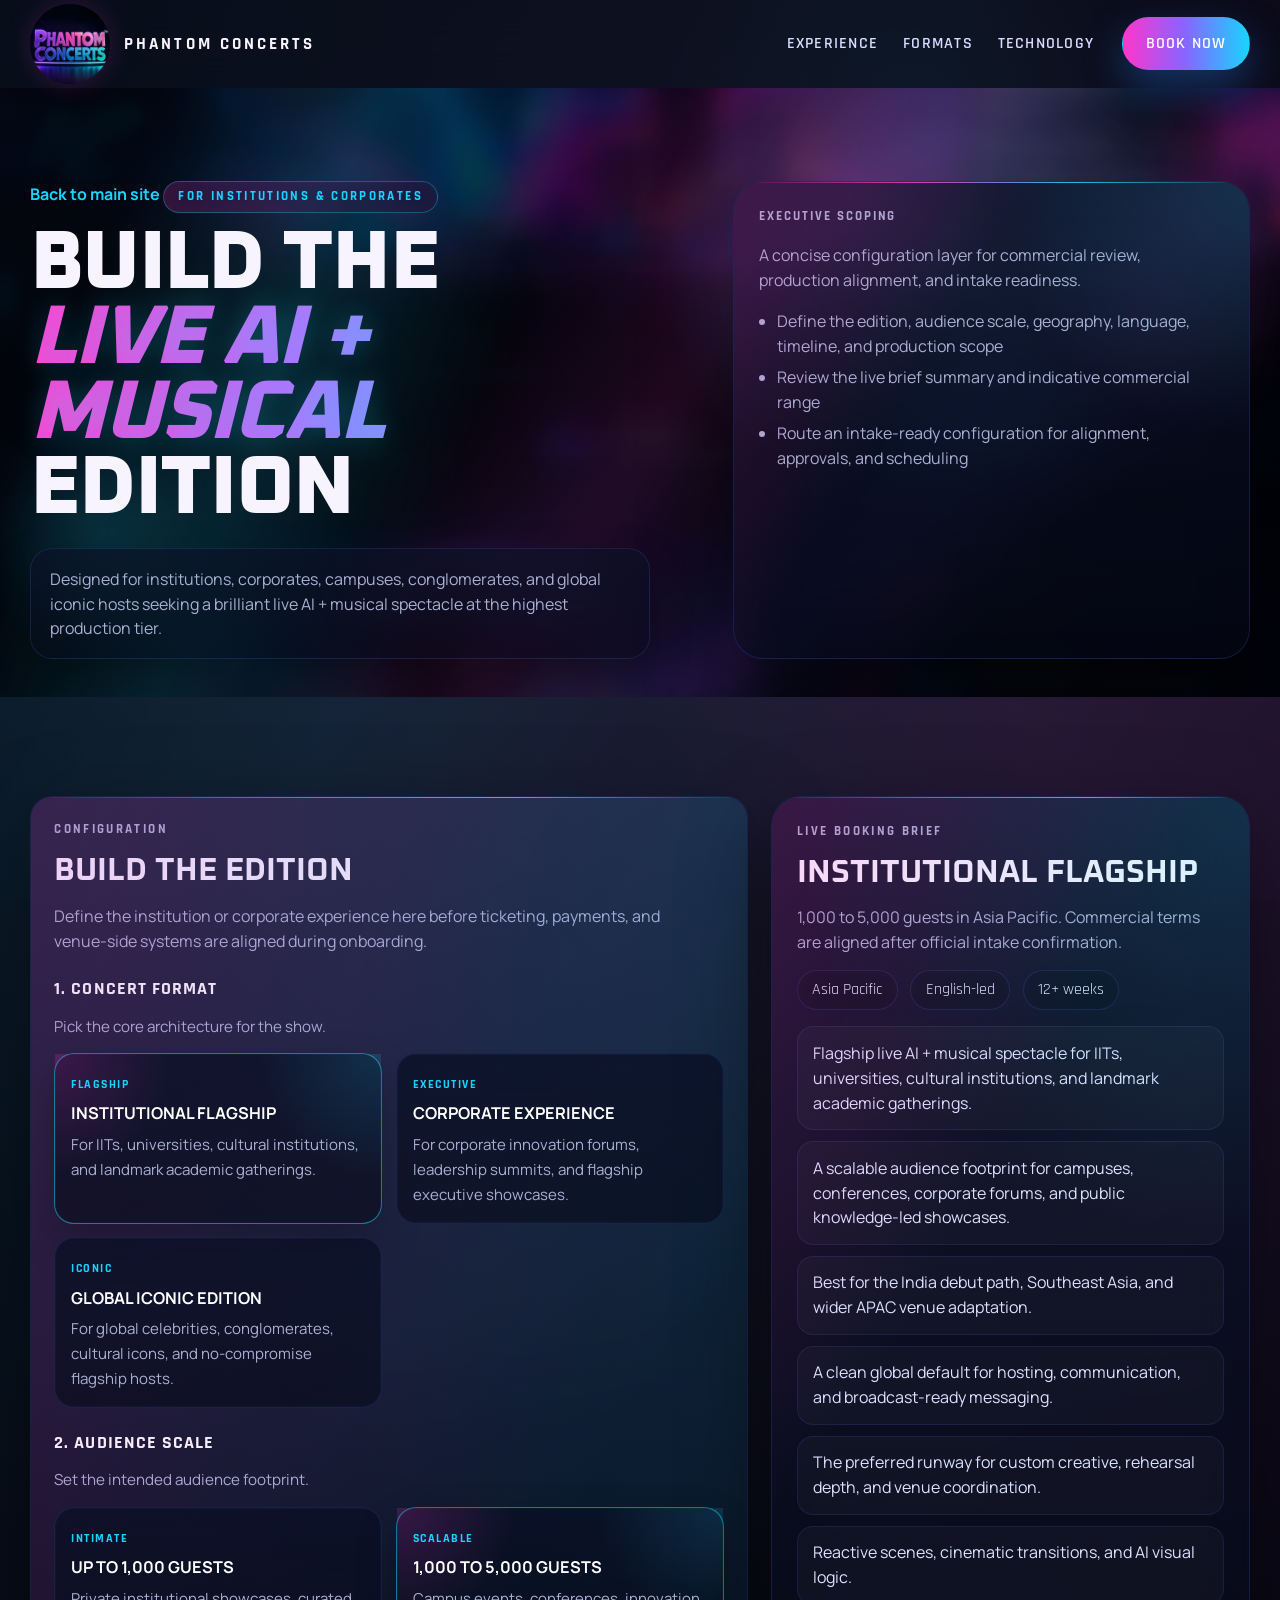
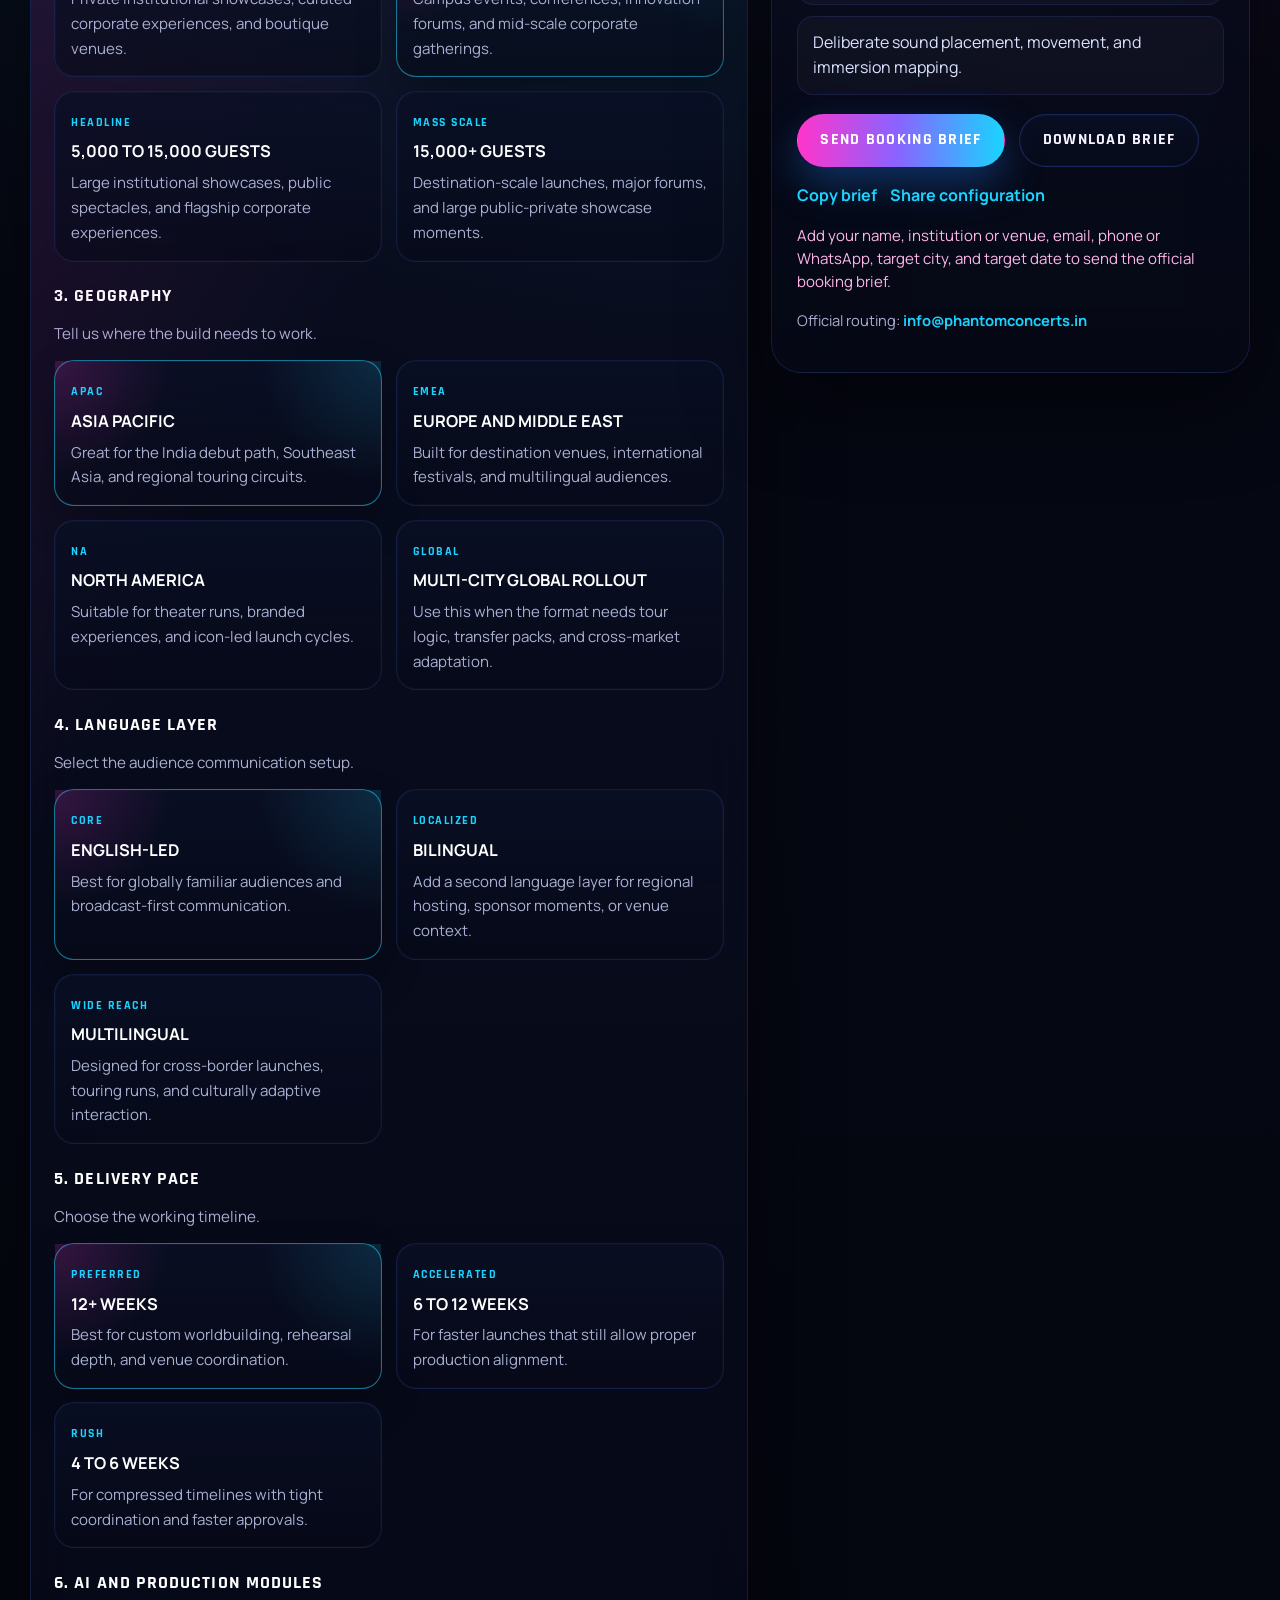
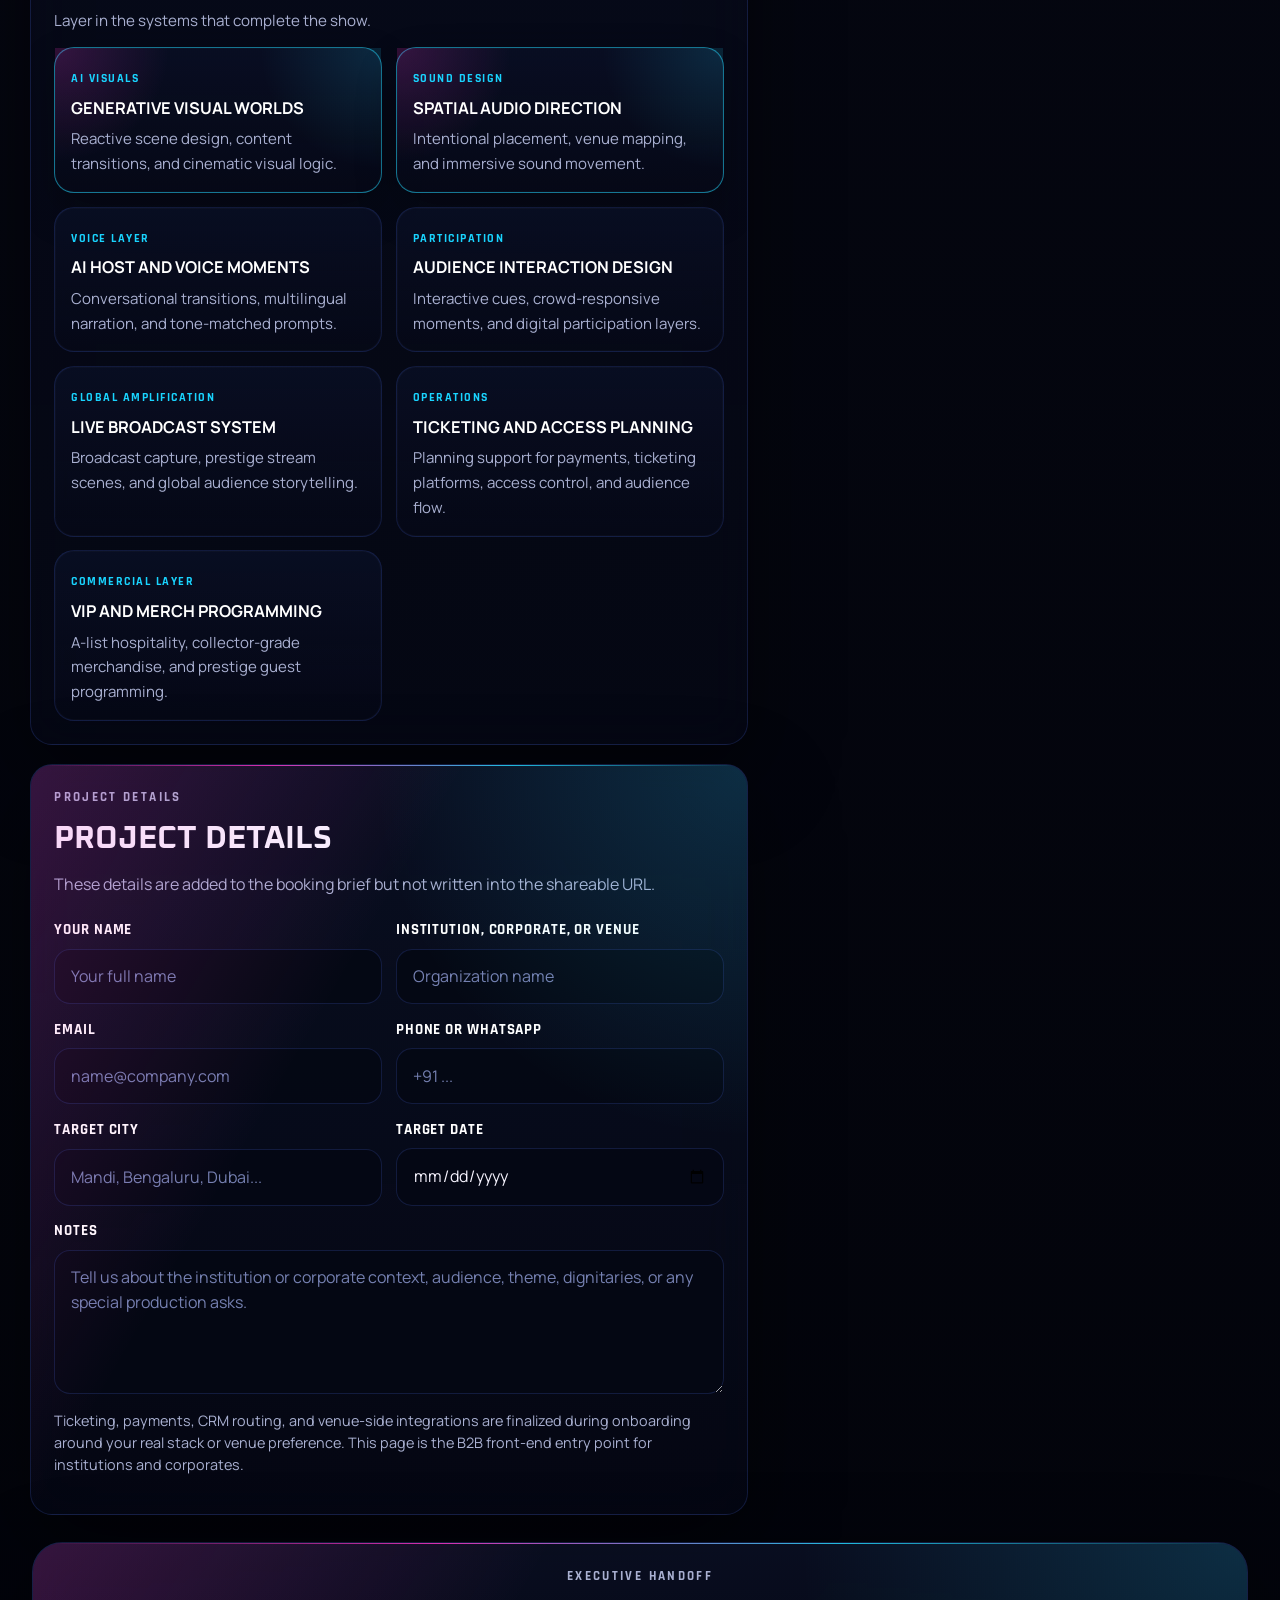
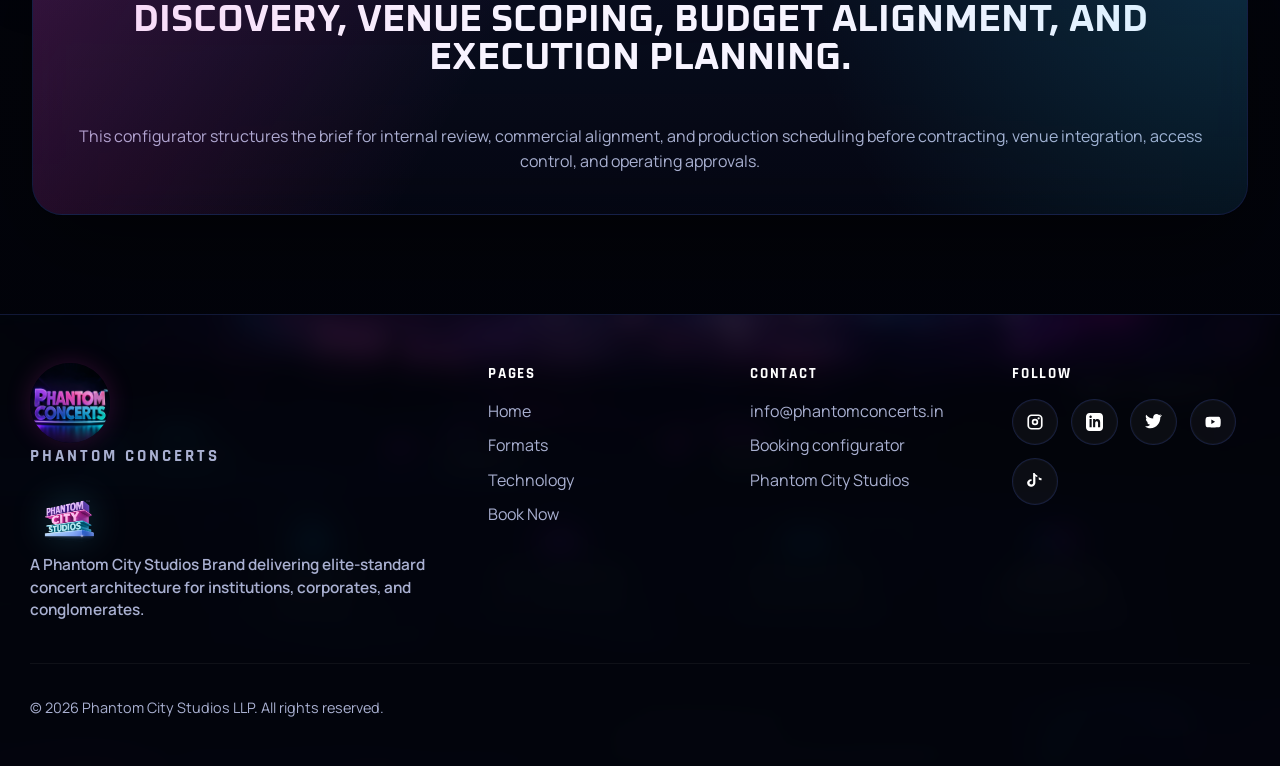
<file: booking.html>
<!DOCTYPE html>
<html lang="en">
  <head>
    <meta charset="UTF-8" />
    <meta http-equiv="X-UA-Compatible" content="IE=edge" />
    <meta name="viewport" content="width=device-width, initial-scale=1.0" />
    <title>Book Phantom Concerts | AI Concert Booking for Institutions, Corporates &amp; Conglomerates</title>
    <meta
      name="description"
      content="Configure Phantom Concerts for institutions, corporates, conglomerates, leadership summits, innovation forums, and global iconic flagship events. Build an intake-ready AI concert brief for commercial review and production alignment."
    />
    <meta
      name="keywords"
      content="Phantom Concerts booking, AI concert booking, Phantom Concerts India, Phantom City Studios, corporate event entertainment, institutional flagship events, leadership summit entertainment, innovation forum entertainment, conglomerate event entertainment, global iconic events, experiential brand activation, multimodal AI concert, live AI music show, #PhantomConcertsIndia, #CorporateEvents, #MultiModalAI"
    />
    <meta name="robots" content="index,follow,max-image-preview:large,max-snippet:-1,max-video-preview:-1" />
    <meta name="theme-color" content="#070914" />
    <link rel="canonical" href="https://phantomconcerts.in/booking.html" />
    <link rel="alternate" type="text/plain" href="/llms.txt" title="Phantom Concerts LLM Guide" />
    <link rel="alternate" type="application/json" href="/brand-discovery.json" title="Phantom Concerts Brand Discovery" />
    <meta property="og:type" content="website" />
    <meta property="og:url" content="https://phantomconcerts.in/booking.html" />
    <meta property="og:site_name" content="Phantom Concerts" />
    <meta property="og:title" content="Book Phantom Concerts | AI Concert Booking for Institutions, Corporates &amp; Conglomerates" />
    <meta
      property="og:description"
      content="Build an intake-ready Phantom Concert edition for institutions, corporates, conglomerates, leadership summits, innovation forums, and global iconic flagship events."
    />
    <meta property="og:image" content="https://phantomconcerts.in/assets/show1.jpg" />
    <meta property="twitter:card" content="summary_large_image" />
    <meta property="twitter:url" content="https://phantomconcerts.in/booking.html" />
    <meta property="twitter:title" content="Book Phantom Concerts | AI Concert Booking for Institutions, Corporates &amp; Conglomerates" />
    <meta
      property="twitter:description"
      content="A premium booking flow for institutions, corporates, conglomerates, leadership summits, innovation forums, and global iconic flagship events."
    />
    <meta property="twitter:image" content="https://phantomconcerts.in/assets/show1.jpg" />
    <link rel="icon" type="image/png" href="assets/favicon.png" />
    <link rel="manifest" href="/manifest.json" />
    <link rel="preconnect" href="https://fonts.googleapis.com" />
    <link rel="preconnect" href="https://fonts.gstatic.com" crossorigin />
    <link
      href="https://fonts.googleapis.com/css2?family=Manrope:wght@400;500;600;700;800&amp;family=Oxanium:wght@400;600;700;800&amp;family=Rajdhani:wght@500;600;700&amp;display=swap"
      rel="stylesheet"
    />
    <link rel="stylesheet" href="styles.css" />
    <script type="application/ld+json">
      {
        "@context": "https://schema.org",
        "@graph": [
          {
            "@type": "Service",
            "@id": "https://phantomconcerts.in/booking.html#service",
            "name": "Phantom Concerts Booking",
            "serviceType": "AI-powered concert production and live experiential entertainment",
            "description": "Booking and scoping for Phantom Concerts editions across institutions, corporates, conglomerates, leadership summits, innovation forums, and global iconic flagship events.",
            "keywords": "Phantom Concerts booking, AI concert booking, corporate event entertainment, institutional flagship events, innovation forum entertainment, leadership summit entertainment, experiential brand activation, conglomerate event entertainment, global iconic events",
            "category": [
              "Institutional events",
              "Corporate events",
              "Leadership summits",
              "Innovation forums",
              "Experiential brand activations",
              "Global iconic live events"
            ],
            "audience": [
              {
                "@type": "Audience",
                "audienceType": "Institutions, universities, IITs, and cultural campuses"
              },
              {
                "@type": "Audience",
                "audienceType": "Corporates, conglomerates, leadership summits, and innovation forums"
              },
              {
                "@type": "Audience",
                "audienceType": "Global iconic hosts and flagship live event buyers"
              }
            ],
            "provider": {
              "@type": "Organization",
              "name": "Phantom Concerts",
              "url": "https://phantomconcerts.in/",
              "sameAs": [
                "https://www.instagram.com/phantomconcertsindia",
                "https://www.linkedin.com/company/phantomcitystudios",
                "https://twitter.com/phantomconcerts",
                "https://youtube.com/@phantomconcerts",
                "https://www.tiktok.com/@phantomconcerts"
              ],
              "parentOrganization": {
                "@type": "Organization",
                "name": "Phantom City Studios",
                "url": "https://www.phantomcitystudios.com"
              },
              "contactPoint": {
                "@type": "ContactPoint",
                "contactType": "sales",
                "email": "info@phantomconcerts.in",
                "availableLanguage": ["English"]
              }
            },
            "areaServed": "Worldwide"
          },
          {
            "@type": "OfferCatalog",
            "name": "Phantom Concerts Formats",
            "url": "https://phantomconcerts.in/booking.html",
            "itemListElement": [
              {
                "@type": "Offer",
                "itemOffered": {
                  "@type": "Service",
                  "name": "Institutional Flagship",
                  "description": "AI-powered live concert edition for IITs, universities, cultural institutions, and landmark academic stages."
                }
              },
              {
                "@type": "Offer",
                "itemOffered": {
                  "@type": "Service",
                  "name": "Corporate Experience Edition",
                  "description": "AI-powered live concert edition for corporates, leadership summits, innovation forums, and flagship executive showcases."
                }
              },
              {
                "@type": "Offer",
                "itemOffered": {
                  "@type": "Service",
                  "name": "Global Iconic Edition",
                  "description": "No-compromise live spectacle for global iconic hosts, celebrities, conglomerates, and flagship buyers."
                }
              }
            ]
          }
        ]
      }
    </script>
  </head>
  <body class="page-booking">
    <header class="site-header" id="site-header">
      <div class="container site-header-inner">
        <a class="brand" href="index.html" aria-label="Phantom Concerts home">
          <img src="assets/logo.png" alt="Phantom Concerts logo" />
          <span>Phantom Concerts</span>
        </a>
        <button class="nav-toggle" type="button" aria-expanded="false" aria-controls="site-nav" aria-label="Toggle navigation">
          <span></span>
          <span></span>
          <span></span>
        </button>
        <nav class="site-nav" id="site-nav" aria-label="Primary">
          <a href="index.html#experience">Experience</a>
          <a href="index.html#formats">Formats</a>
          <a href="index.html#technology">Technology</a>
          <a href="booking.html" class="button primary nav-cta">Book Now</a>
        </nav>
      </div>
    </header>

    <main>
      <section class="booking-hero">
        <div class="hero-backdrop booking-backdrop"></div>
        <div class="hero-gridlines"></div>
        <div class="hero-rays"></div>
        <div class="hero-orb hero-orb-a"></div>
        <div class="hero-orb hero-orb-b"></div>
        <div class="container booking-hero-grid">
          <div class="booking-hero-copy" data-reveal>
            <a href="index.html" class="text-link">Back to main site</a>
            <p class="eyebrow eyebrow-pill">For Institutions &amp; Corporates</p>
            <h1 class="display-title booking-display-title">
              <span class="title-line">Build the</span>
              <span class="title-line gradient-line">Live AI + Musical</span>
              <span class="title-line">Edition</span>
            </h1>
            <p>
              Designed for institutions, corporates, campuses, conglomerates, and global iconic hosts
              seeking a brilliant live AI + musical spectacle at the highest production tier.
            </p>
          </div>

          <aside class="booking-hero-note masked-panel" data-reveal>
            <p class="panel-label">Executive Scoping</p>
            <p>A concise configuration layer for commercial review, production alignment, and intake readiness.</p>
            <ul class="panel-list">
              <li>Define the edition, audience scale, geography, language, timeline, and production scope</li>
              <li>Review the live brief summary and indicative commercial range</li>
              <li>Route an intake-ready configuration for alignment, approvals, and scheduling</li>
            </ul>
          </aside>
        </div>
      </section>

      <section class="section">
        <div class="container booking-shell">
          <form class="booking-form" id="booking-form" action="https://formspree.io/f/xldnnovk" method="POST">
            <input type="hidden" name="_subject" value="New Phantom Concerts Booking Request" />
            <input type="hidden" name="page_title" value="Book Phantom Concerts" />
            <section class="builder-card" data-reveal>
              <div class="builder-card-header">
                <p class="eyebrow">Configuration</p>
                <h2>Build the edition</h2>
                <p>
                  Define the institution or corporate experience here before ticketing, payments, and
                  venue-side systems are aligned during onboarding.
                </p>
              </div>

              <fieldset class="config-group">
                <legend>1. Concert format</legend>
                <p class="config-note">Pick the core architecture for the show.</p>
                <div class="option-grid">
                  <label class="option-card">
                    <input type="radio" name="experience" value="flagship-arena" checked />
                    <span class="option-shell">
                      <span class="option-topline">Flagship</span>
                      <strong>Institutional Flagship</strong>
                      <span>For IITs, universities, cultural institutions, and landmark academic gatherings.</span>
                    </span>
                  </label>
                  <label class="option-card">
                    <input type="radio" name="experience" value="touring-theater" />
                    <span class="option-shell">
                      <span class="option-topline">Executive</span>
                      <strong>Corporate Experience</strong>
                      <span>For corporate innovation forums, leadership summits, and flagship executive showcases.</span>
                    </span>
                  </label>
                  <label class="option-card">
                    <input type="radio" name="experience" value="global-iconic" />
                    <span class="option-shell">
                      <span class="option-topline">Iconic</span>
                      <strong>Global Iconic Edition</strong>
                      <span>For global celebrities, conglomerates, cultural icons, and no-compromise flagship hosts.</span>
                    </span>
                  </label>
                </div>
              </fieldset>

              <fieldset class="config-group">
                <legend>2. Audience scale</legend>
                <p class="config-note">Set the intended audience footprint.</p>
                <div class="option-grid">
                  <label class="option-card">
                    <input type="radio" name="audience" value="up-to-1000" />
                    <span class="option-shell">
                      <span class="option-topline">Intimate</span>
                      <strong>Up to 1,000 guests</strong>
                      <span>Private institutional showcases, curated corporate experiences, and boutique venues.</span>
                    </span>
                  </label>
                  <label class="option-card">
                    <input type="radio" name="audience" value="1000-5000" checked />
                    <span class="option-shell">
                      <span class="option-topline">Scalable</span>
                      <strong>1,000 to 5,000 guests</strong>
                      <span>Campus events, conferences, innovation forums, and mid-scale corporate gatherings.</span>
                    </span>
                  </label>
                  <label class="option-card">
                    <input type="radio" name="audience" value="5000-15000" />
                    <span class="option-shell">
                      <span class="option-topline">Headline</span>
                      <strong>5,000 to 15,000 guests</strong>
                      <span>Large institutional showcases, public spectacles, and flagship corporate experiences.</span>
                    </span>
                  </label>
                  <label class="option-card">
                    <input type="radio" name="audience" value="15000-plus" />
                    <span class="option-shell">
                      <span class="option-topline">Mass scale</span>
                      <strong>15,000+ guests</strong>
                      <span>Destination-scale launches, major forums, and large public-private showcase moments.</span>
                    </span>
                  </label>
                </div>
              </fieldset>

              <fieldset class="config-group">
                <legend>3. Geography</legend>
                <p class="config-note">Tell us where the build needs to work.</p>
                <div class="option-grid">
                  <label class="option-card">
                    <input type="radio" name="region" value="asia-pacific" checked />
                    <span class="option-shell">
                      <span class="option-topline">APAC</span>
                      <strong>Asia Pacific</strong>
                      <span>Great for the India debut path, Southeast Asia, and regional touring circuits.</span>
                    </span>
                  </label>
                  <label class="option-card">
                    <input type="radio" name="region" value="europe-middle-east" />
                    <span class="option-shell">
                      <span class="option-topline">EMEA</span>
                      <strong>Europe and Middle East</strong>
                      <span>Built for destination venues, international festivals, and multilingual audiences.</span>
                    </span>
                  </label>
                  <label class="option-card">
                    <input type="radio" name="region" value="north-america" />
                    <span class="option-shell">
                      <span class="option-topline">NA</span>
                      <strong>North America</strong>
                      <span>Suitable for theater runs, branded experiences, and icon-led launch cycles.</span>
                    </span>
                  </label>
                  <label class="option-card">
                    <input type="radio" name="region" value="multi-city-global" />
                    <span class="option-shell">
                      <span class="option-topline">Global</span>
                      <strong>Multi-city global rollout</strong>
                      <span>Use this when the format needs tour logic, transfer packs, and cross-market adaptation.</span>
                    </span>
                  </label>
                </div>
              </fieldset>

              <fieldset class="config-group">
                <legend>4. Language layer</legend>
                <p class="config-note">Select the audience communication setup.</p>
                <div class="option-grid">
                  <label class="option-card">
                    <input type="radio" name="language" value="english" checked />
                    <span class="option-shell">
                      <span class="option-topline">Core</span>
                      <strong>English-led</strong>
                      <span>Best for globally familiar audiences and broadcast-first communication.</span>
                    </span>
                  </label>
                  <label class="option-card">
                    <input type="radio" name="language" value="bilingual" />
                    <span class="option-shell">
                      <span class="option-topline">Localized</span>
                      <strong>Bilingual</strong>
                      <span>Add a second language layer for regional hosting, sponsor moments, or venue context.</span>
                    </span>
                  </label>
                  <label class="option-card">
                    <input type="radio" name="language" value="multilingual" />
                    <span class="option-shell">
                      <span class="option-topline">Wide reach</span>
                      <strong>Multilingual</strong>
                      <span>Designed for cross-border launches, touring runs, and culturally adaptive interaction.</span>
                    </span>
                  </label>
                </div>
              </fieldset>

              <fieldset class="config-group">
                <legend>5. Delivery pace</legend>
                <p class="config-note">Choose the working timeline.</p>
                <div class="option-grid">
                  <label class="option-card">
                    <input type="radio" name="timeline" value="12-plus-weeks" checked />
                    <span class="option-shell">
                      <span class="option-topline">Preferred</span>
                      <strong>12+ weeks</strong>
                      <span>Best for custom worldbuilding, rehearsal depth, and venue coordination.</span>
                    </span>
                  </label>
                  <label class="option-card">
                    <input type="radio" name="timeline" value="6-12-weeks" />
                    <span class="option-shell">
                      <span class="option-topline">Accelerated</span>
                      <strong>6 to 12 weeks</strong>
                      <span>For faster launches that still allow proper production alignment.</span>
                    </span>
                  </label>
                  <label class="option-card">
                    <input type="radio" name="timeline" value="4-6-weeks" />
                    <span class="option-shell">
                      <span class="option-topline">Rush</span>
                      <strong>4 to 6 weeks</strong>
                      <span>For compressed timelines with tight coordination and faster approvals.</span>
                    </span>
                  </label>
                </div>
              </fieldset>

              <fieldset class="config-group">
                <legend>6. AI and production modules</legend>
                <p class="config-note">Layer in the systems that complete the show.</p>
                <div class="option-grid modules-grid">
                  <label class="option-card">
                    <input type="checkbox" name="modules" value="visual-worlds" checked />
                    <span class="option-shell">
                      <span class="option-topline">AI visuals</span>
                      <strong>Generative visual worlds</strong>
                      <span>Reactive scene design, content transitions, and cinematic visual logic.</span>
                    </span>
                  </label>
                  <label class="option-card">
                    <input type="checkbox" name="modules" value="spatial-audio" checked />
                    <span class="option-shell">
                      <span class="option-topline">Sound design</span>
                      <strong>Spatial audio direction</strong>
                      <span>Intentional placement, venue mapping, and immersive sound movement.</span>
                    </span>
                  </label>
                  <label class="option-card">
                    <input type="checkbox" name="modules" value="ai-host" />
                    <span class="option-shell">
                      <span class="option-topline">Voice layer</span>
                      <strong>AI host and voice moments</strong>
                      <span>Conversational transitions, multilingual narration, and tone-matched prompts.</span>
                    </span>
                  </label>
                  <label class="option-card">
                    <input type="checkbox" name="modules" value="audience-interaction" />
                    <span class="option-shell">
                      <span class="option-topline">Participation</span>
                      <strong>Audience interaction design</strong>
                      <span>Interactive cues, crowd-responsive moments, and digital participation layers.</span>
                    </span>
                  </label>
                  <label class="option-card">
                    <input type="checkbox" name="modules" value="live-broadcast" />
                    <span class="option-shell">
                      <span class="option-topline">Global amplification</span>
                      <strong>Live broadcast system</strong>
                      <span>Broadcast capture, prestige stream scenes, and global audience storytelling.</span>
                    </span>
                  </label>
                  <label class="option-card">
                    <input type="checkbox" name="modules" value="ticketing-ops" />
                    <span class="option-shell">
                      <span class="option-topline">Operations</span>
                      <strong>Ticketing and access planning</strong>
                      <span>Planning support for payments, ticketing platforms, access control, and audience flow.</span>
                    </span>
                  </label>
                  <label class="option-card">
                    <input type="checkbox" name="modules" value="vip-merch" />
                    <span class="option-shell">
                      <span class="option-topline">Commercial layer</span>
                      <strong>VIP and merch programming</strong>
                      <span>A-list hospitality, collector-grade merchandise, and prestige guest programming.</span>
                    </span>
                  </label>
                </div>
              </fieldset>
            </section>

            <section class="builder-card" data-reveal>
              <div class="builder-card-header">
                <p class="eyebrow">Project Details</p>
                <h2>Project details</h2>
                <p>
                  These details are added to the booking brief but not written into the shareable URL.
                </p>
              </div>

              <div class="contact-grid">
                <label class="field-label">
                  <span>Your name</span>
                  <input class="field" type="text" name="clientName" placeholder="Your full name" autocomplete="name" required />
                </label>
                <label class="field-label">
                  <span>Institution, corporate, or venue</span>
                  <input class="field" type="text" name="companyName" placeholder="Organization name" autocomplete="organization" required />
                </label>
                <label class="field-label">
                  <span>Email</span>
                  <input class="field" type="email" name="emailAddress" placeholder="name@company.com" autocomplete="email" required />
                </label>
                <label class="field-label">
                  <span>Phone or WhatsApp</span>
                  <input
                    class="field"
                    type="tel"
                    name="phoneNumber"
                    placeholder="+91 ..."
                    inputmode="tel"
                    autocomplete="tel"
                    pattern="[\d\s()+-]{7,20}"
                    required
                  />
                </label>
                <label class="field-label">
                  <span>Target city</span>
                  <input class="field" type="text" name="eventCity" placeholder="Mandi, Bengaluru, Dubai..." autocomplete="address-level2" required />
                </label>
                <label class="field-label">
                  <span>Target date</span>
                  <input class="field" type="date" name="eventDate" required />
                </label>
                <label class="field-label full-width">
                  <span>Notes</span>
                  <textarea
                    class="field"
                    name="notes"
                    placeholder="Tell us about the institution or corporate context, audience, theme, dignitaries, or any special production asks."
                  ></textarea>
                </label>
              </div>

              <p class="builder-disclaimer">
                Ticketing, payments, CRM routing, and venue-side integrations are finalized during
                onboarding around your real stack or venue preference. This page is the B2B front-end entry
                point for institutions and corporates.
              </p>
            </section>
          </form>

          <aside class="summary-card" data-reveal>
            <p class="eyebrow">Live Booking Brief</p>
            <h2 id="summary-title">Institutional Flagship</h2>
            <p class="summary-subtitle" id="summary-subtitle">
              Configure the edition to build the scope summary. Commercial terms are aligned after official intake confirmation.
            </p>

            <div class="summary-chips">
              <span class="summary-chip" id="summary-region-chip">Asia Pacific</span>
              <span class="summary-chip" id="summary-language-chip">English-led</span>
              <span class="summary-chip" id="summary-timeline-chip">12+ weeks</span>
            </div>

            <ul class="summary-list" id="summary-list"></ul>

            <div class="summary-actions">
              <button class="button primary" id="email-brief" type="submit" form="booking-form">Send Booking Brief</button>
              <button class="button ghost" id="download-brief" type="button">Download Brief</button>
            </div>

            <div class="summary-link-row">
              <button class="summary-action text-link-button" id="copy-brief" type="button">Copy brief</button>
              <button class="summary-action text-link-button" id="share-config" type="button">Share configuration</button>
            </div>

            <p class="summary-status" id="brief-status" aria-live="polite">
              Your selections are being packaged into a structured B2B booking brief.
            </p>

            <p class="summary-meta">
              Official routing:
              <a class="contact-link" href="mailto:info@phantomconcerts.in">info@phantomconcerts.in</a>
            </p>
          </aside>
        </div>

        <div class="booking-note-banner" data-reveal>
          <div>
            <p class="eyebrow">Executive handoff</p>
            <h2>Discovery, venue scoping, budget alignment, and execution planning.</h2>
          </div>
          <p>
            This configurator structures the brief for internal review, commercial alignment, and production
            scheduling before contracting, venue integration, access control, and operating approvals.
          </p>
        </div>

        <noscript>
          <div class="booking-note-banner">
            <p class="eyebrow">JavaScript disabled</p>
            <p>
              The live brief generator requires JavaScript, but you can still complete the official booking
              intake directly on this page using the Send Booking Brief button.
            </p>
          </div>
        </noscript>
      </section>
    </main>

    <footer class="site-footer">
      <div class="container footer-grid">
        <div>
          <a class="brand brand-footer" href="index.html">
            <img src="assets/logo.png" alt="Phantom Concerts logo" />
            <span>Phantom Concerts</span>
          </a>
          <a
            class="footer-studio-credit"
            href="https://www.phantomcitystudios.com"
            target="_blank"
            rel="noreferrer"
          >
            <img src="assets/phantom_logo.png" alt="Phantom City Studios logo" />
            <span>
              A Phantom City Studios Brand delivering elite-standard concert architecture for
              institutions, corporates, and conglomerates.
            </span>
          </a>
        </div>

        <div>
          <p class="footer-title">Pages</p>
          <a href="index.html">Home</a>
          <a href="index.html#formats">Formats</a>
          <a href="index.html#technology">Technology</a>
          <a href="booking.html">Book Now</a>
        </div>

        <div>
          <p class="footer-title">Contact</p>
          <a href="mailto:info@phantomconcerts.in">info@phantomconcerts.in</a>
          <a href="#booking-form">Booking configurator</a>
          <a href="https://phantomcitystudios.com" target="_blank" rel="noreferrer">Phantom City Studios</a>
        </div>

        <div>
          <p class="footer-title">Follow</p>
          <div class="social-links">
            <a href="https://www.instagram.com/phantomconcertsindia" aria-label="Instagram">
              <img src="assets/instagram.svg" alt="Instagram" />
            </a>
            <a href="https://www.linkedin.com/company/phantomcitystudios" aria-label="LinkedIn">
              <img src="assets/linkedin.svg" alt="LinkedIn" />
            </a>
            <a href="https://twitter.com/phantomconcerts" aria-label="Twitter">
              <img src="assets/twitter.svg" alt="Twitter" />
            </a>
            <a href="https://youtube.com/@phantomconcerts" aria-label="YouTube">
              <img src="assets/youtube.svg" alt="YouTube" />
            </a>
            <a href="https://www.tiktok.com/@phantomconcerts" aria-label="TikTok">
              <img src="assets/tiktok.svg" alt="TikTok" />
            </a>
          </div>
        </div>
      </div>

      <div class="container footer-bottom">
        <p>© <span data-current-year>2026</span> Phantom City Studios LLP. All rights reserved.</p>
      </div>
    </footer>

    <script src="main.js"></script>
    <script src="booking.js"></script>
  </body>
</html>
</file>
<file: styles.css>
:root {
  --bg: #050712;
  --bg-soft: #090d1d;
  --bg-deep: #020309;
  --panel: rgba(8, 12, 28, 0.72);
  --panel-strong: rgba(11, 17, 38, 0.92);
  --panel-soft: rgba(255, 255, 255, 0.04);
  --line: rgba(72, 127, 255, 0.22);
  --line-strong: rgba(36, 216, 255, 0.54);
  --line-pink: rgba(255, 65, 214, 0.42);
  --text: #f7f4ff;
  --muted: #a9b0d1;
  --pink: #ff35cb;
  --pink-strong: #ff1fd0;
  --violet: #8a63ff;
  --cyan: #19d4ff;
  --cyan-strong: #00b8ff;
  --shadow: 0 30px 90px rgba(0, 0, 0, 0.45);
  --shadow-soft: 0 16px 42px rgba(0, 0, 0, 0.28);
  --radius-lg: 30px;
  --radius-md: 22px;
  --radius-sm: 16px;
  --content-width: 1220px;
  --transition: 220ms ease;
  --pointer-x: 72%;
  --pointer-y: 12%;
}

*,
*::before,
*::after {
  box-sizing: border-box;
}

html {
  scroll-behavior: smooth;
}

body {
  margin: 0;
  min-width: 320px;
  font-family: "Manrope", sans-serif;
  color: var(--text);
  background:
    radial-gradient(circle at 16% 8%, rgba(36, 216, 255, 0.12), transparent 28%),
    radial-gradient(circle at 86% 10%, rgba(255, 53, 203, 0.12), transparent 24%),
    linear-gradient(180deg, #070914 0%, #050712 42%, #020309 100%);
  line-height: 1.55;
  overflow-x: hidden;
  position: relative;
}

body::before,
body::after {
  content: "";
  position: fixed;
  inset: 0;
  pointer-events: none;
  z-index: -2;
}

body::before {
  background:
    radial-gradient(circle at var(--pointer-x) var(--pointer-y), rgba(36, 216, 255, 0.15), transparent 22%),
    radial-gradient(circle at calc(var(--pointer-x) - 18%) calc(var(--pointer-y) + 24%), rgba(255, 53, 203, 0.11), transparent 20%);
  transition: background-position 160ms linear;
}

body::after {
  background:
    linear-gradient(120deg, transparent 25%, rgba(36, 216, 255, 0.06) 42%, transparent 58%),
    linear-gradient(-125deg, transparent 18%, rgba(255, 53, 203, 0.05) 40%, transparent 60%);
  opacity: 0.45;
  mix-blend-mode: screen;
}

img {
  display: block;
  max-width: 100%;
  height: auto;
}

a {
  color: inherit;
  text-decoration: none;
}

button,
input,
select,
textarea {
  font: inherit;
}

button {
  cursor: pointer;
}

.container {
  width: min(calc(100% - 2rem), var(--content-width));
  margin: 0 auto;
}

.eyebrow,
.panel-label,
.format-meta,
.button,
.site-nav a,
.footer-title,
.field-label span,
.config-group legend,
.summary-chip,
.option-topline,
.countdown-item small {
  font-family: "Rajdhani", sans-serif;
}

.eyebrow {
  margin: 0 0 0.9rem;
  color: var(--cyan);
  text-transform: uppercase;
  letter-spacing: 0.18em;
  font-size: 0.82rem;
  font-weight: 700;
}

.eyebrow-pill {
  display: inline-flex;
  align-items: center;
  min-height: 2rem;
  padding: 0.28rem 0.9rem;
  border: 1px solid rgba(36, 216, 255, 0.32);
  border-radius: 999px;
  background: linear-gradient(90deg, rgba(255, 53, 203, 0.14), rgba(12, 18, 43, 0.58));
  box-shadow: inset 0 0 24px rgba(255, 53, 203, 0.1);
}

.panel-label,
.format-meta {
  margin: 0 0 0.85rem;
  color: #dde2ff;
  font-size: 0.82rem;
  font-weight: 700;
  letter-spacing: 0.15em;
  text-transform: uppercase;
}

.section {
  position: relative;
  isolation: isolate;
  padding: 6.2rem 0;
}

.section::before {
  content: "";
  position: absolute;
  inset: 0;
  pointer-events: none;
  opacity: 0;
  transition: opacity var(--transition);
  z-index: -1;
}

#experience::before {
  opacity: 0.68;
  background:
    linear-gradient(180deg, rgba(5, 7, 18, 0.16), rgba(5, 7, 18, 0.9)),
    url("assets/ambient/experience-aura.jpg") center/cover no-repeat;
  -webkit-mask-image: radial-gradient(circle at 85% 18%, black 0%, black 28%, transparent 72%);
  mask-image: radial-gradient(circle at 85% 18%, black 0%, black 28%, transparent 72%);
}

#technology::before {
  opacity: 0.72;
  background:
    linear-gradient(180deg, rgba(5, 7, 18, 0.24), rgba(5, 7, 18, 0.92)),
    url("assets/ambient/technology-aura.jpg") center/cover no-repeat;
  -webkit-mask-image: radial-gradient(circle at 14% 36%, black 0%, black 30%, transparent 74%);
  mask-image: radial-gradient(circle at 14% 36%, black 0%, black 30%, transparent 74%);
}

.section-tinted {
  background: linear-gradient(180deg, rgba(255, 255, 255, 0.02), rgba(255, 255, 255, 0));
}

.section-heading {
  position: relative;
  max-width: 880px;
  margin-bottom: 2.9rem;
  padding: 1.4rem 1.55rem;
  border: 1px solid rgba(84, 117, 255, 0.16);
  border-radius: var(--radius-lg);
  background: linear-gradient(180deg, rgba(12, 18, 43, 0.68), rgba(7, 11, 26, 0.38));
  backdrop-filter: blur(22px);
  box-shadow: var(--shadow-soft);
  overflow: hidden;
}

.section-heading::before {
  content: "";
  position: absolute;
  inset: 0;
  background:
    radial-gradient(circle at 0% 0%, rgba(255, 53, 203, 0.22), transparent 32%),
    linear-gradient(90deg, rgba(255, 53, 203, 0.16), rgba(36, 216, 255, 0.04));
  pointer-events: none;
}

.section-heading h2,
.display-title,
.spotlight-panel h2,
.hero-next-card h3,
.feature-card h3,
.format-content h3,
.tech-card h3,
.flow-card h3,
.cta-band h3,
.launch-copy h2,
.builder-card h2,
.summary-card h2,
.booking-note-banner h2 {
  font-family: "Oxanium", sans-serif;
}

.section-heading h2 {
  position: relative;
  margin: 0 0 1rem;
  text-transform: uppercase;
  letter-spacing: 0.02em;
  font-size: clamp(2rem, 3.8vw, 3.55rem);
  line-height: 0.98;
}

.section-heading p:last-child {
  position: relative;
  margin: 0;
  color: var(--muted);
  font-size: 1.03rem;
}

.display-title {
  margin: 0;
  font-size: clamp(3.2rem, 6.5vw, 5.6rem);
  font-weight: 800;
  line-height: 0.9;
  letter-spacing: -0.02em;
  text-transform: uppercase;
  text-wrap: balance;
  overflow: visible;
}

.title-line {
  display: block;
  padding-right: 0.12em;
}

.gradient-line {
  background: linear-gradient(90deg, #ff42d2 2%, #ae75ff 48%, #19d4ff 100%);
  -webkit-background-clip: text;
  background-clip: text;
  color: transparent;
  font-style: italic;
  text-shadow: 0 0 28px rgba(36, 216, 255, 0.24);
}

.button {
  display: inline-flex;
  align-items: center;
  justify-content: center;
  gap: 0.5rem;
  min-height: 3.15rem;
  padding: 0.82rem 1.4rem;
  border: 1px solid transparent;
  border-radius: 999px;
  font-size: 1rem;
  font-weight: 700;
  letter-spacing: 0.08em;
  text-transform: uppercase;
  transition:
    transform var(--transition),
    border-color var(--transition),
    box-shadow var(--transition),
    background var(--transition),
    color var(--transition);
}

.button:hover,
.button:focus-visible {
  transform: translateY(-1px);
}

.button:focus-visible,
.nav-toggle:focus-visible,
.summary-action.text-link-button:focus-visible,
.field:focus-visible,
.option-card input:focus-visible + .option-shell,
.contact-link:focus-visible,
.site-nav a:focus-visible {
  outline: 2px solid var(--cyan);
  outline-offset: 3px;
}

.button.primary {
  color: #fff;
  background: linear-gradient(90deg, var(--pink) 0%, var(--violet) 48%, var(--cyan) 100%);
  box-shadow: 0 16px 40px rgba(34, 133, 255, 0.34);
}

.button.primary:hover,
.button.primary:focus-visible {
  box-shadow: 0 22px 54px rgba(34, 133, 255, 0.4);
}

.button.secondary,
.button.ghost {
  color: var(--text);
  background: linear-gradient(180deg, rgba(10, 16, 38, 0.82), rgba(8, 12, 28, 0.64));
  border-color: rgba(76, 116, 255, 0.26);
  box-shadow: inset 0 0 0 1px rgba(255, 255, 255, 0.02);
}

.button.secondary:hover,
.button.ghost:hover,
.button.secondary:focus-visible,
.button.ghost:focus-visible {
  border-color: rgba(36, 216, 255, 0.42);
}

.button:disabled {
  cursor: wait;
  opacity: 0.7;
  transform: none;
}

.text-link,
.contact-link,
.summary-action.text-link-button {
  color: var(--cyan);
  font-weight: 700;
}

.summary-action.text-link-button {
  padding: 0;
  border: 0;
  background: transparent;
}

.site-header {
  position: sticky;
  top: 0;
  z-index: 30;
  backdrop-filter: blur(18px);
  background: rgba(5, 7, 18, 0.6);
  border-bottom: 1px solid transparent;
  transition:
    background var(--transition),
    border-color var(--transition),
    box-shadow var(--transition);
}

.site-header.is-scrolled {
  background: rgba(5, 7, 18, 0.92);
  border-color: rgba(84, 117, 255, 0.18);
  box-shadow: 0 18px 36px rgba(0, 0, 0, 0.18);
}

.site-header-inner {
  display: flex;
  align-items: center;
  justify-content: space-between;
  gap: 1.5rem;
  min-height: 5.45rem;
}

.brand {
  display: inline-flex;
  align-items: center;
  gap: 0.9rem;
}

.brand img {
  width: 5rem;
  height: 5rem;
  object-fit: cover;
  border-radius: 50%;
  box-shadow: 0 0 26px rgba(255, 53, 203, 0.18);
}

.brand span {
  font-family: "Rajdhani", sans-serif;
  font-size: 1.05rem;
  font-weight: 700;
  text-transform: uppercase;
  letter-spacing: 0.18em;
}

.site-nav {
  display: flex;
  align-items: center;
  gap: 1.55rem;
}

.site-nav a {
  color: #d7ddff;
  font-size: 0.98rem;
  font-weight: 600;
  letter-spacing: 0.08em;
  text-transform: uppercase;
  transition: color var(--transition), text-shadow var(--transition);
}

.site-nav a:hover {
  color: #fff;
  text-shadow: 0 0 18px rgba(36, 216, 255, 0.35);
}

.nav-cta {
  margin-left: 0.2rem;
}

.nav-toggle {
  display: none;
  align-items: center;
  justify-content: center;
  flex-direction: column;
  gap: 0.26rem;
  width: 2.9rem;
  height: 2.9rem;
  border: 1px solid rgba(84, 117, 255, 0.24);
  border-radius: 50%;
  background: rgba(11, 17, 38, 0.68);
  color: var(--text);
}

.nav-toggle span {
  width: 1rem;
  height: 2px;
  border-radius: 999px;
  background: currentColor;
  transition: transform var(--transition), opacity var(--transition);
}

.nav-toggle.is-open span:nth-child(1) {
  transform: translateY(6px) rotate(45deg);
}

.nav-toggle.is-open span:nth-child(2) {
  opacity: 0;
}

.nav-toggle.is-open span:nth-child(3) {
  transform: translateY(-6px) rotate(-45deg);
}

.hero-section,
.booking-hero {
  position: relative;
  overflow: hidden;
  isolation: isolate;
}

.hero-section {
  padding: 6.7rem 0 3.6rem;
}

.booking-hero {
  padding: 5.8rem 0 2.35rem;
}

.hero-backdrop,
.hero-gridlines,
.hero-rays {
  position: absolute;
  inset: 0;
  pointer-events: none;
}

.hero-backdrop {
  z-index: -4;
  background:
    linear-gradient(90deg, rgba(4, 6, 16, 0.96) 0%, rgba(4, 6, 16, 0.7) 38%, rgba(4, 6, 16, 0.46) 100%),
    url("assets/ambient/hero-aura.jpg") center/cover no-repeat;
  filter: saturate(1.2) brightness(0.82);
  transform: scale(1.06);
}

.booking-backdrop {
  background:
    linear-gradient(90deg, rgba(4, 6, 16, 0.92) 0%, rgba(4, 6, 16, 0.68) 42%, rgba(4, 6, 16, 0.48) 100%),
    url("assets/ambient/booking-aura.jpg") center/cover no-repeat;
}

.hero-backdrop::after,
.booking-backdrop::after {
  content: "";
  position: absolute;
  inset: 0;
  background:
    radial-gradient(circle at 72% 28%, rgba(36, 216, 255, 0.23), transparent 26%),
    radial-gradient(circle at 68% 18%, rgba(255, 53, 203, 0.24), transparent 24%),
    linear-gradient(180deg, rgba(2, 4, 10, 0.14), rgba(2, 4, 10, 0.72));
}

.hero-gridlines {
  z-index: -3;
  background-image:
    linear-gradient(rgba(255, 255, 255, 0.04) 1px, transparent 1px),
    linear-gradient(90deg, rgba(255, 255, 255, 0.04) 1px, transparent 1px);
  background-size: 120px 120px;
  opacity: 0.13;
  -webkit-mask-image: linear-gradient(180deg, rgba(0, 0, 0, 0.7), transparent 88%);
  mask-image: linear-gradient(180deg, rgba(0, 0, 0, 0.7), transparent 88%);
}

.hero-rays {
  z-index: -2;
  mix-blend-mode: screen;
}

.hero-rays::before,
.hero-rays::after {
  content: "";
  position: absolute;
  inset: -12%;
  opacity: 0.7;
}

.hero-rays::before {
  background:
    linear-gradient(110deg, transparent 18%, rgba(36, 216, 255, 0.22) 30%, transparent 42%),
    linear-gradient(122deg, transparent 40%, rgba(255, 53, 203, 0.18) 52%, transparent 62%),
    linear-gradient(138deg, transparent 58%, rgba(117, 84, 255, 0.18) 66%, transparent 74%);
  filter: blur(10px);
  animation: raySweep 16s linear infinite alternate;
}

.hero-rays::after {
  background:
    radial-gradient(circle at 72% 28%, rgba(36, 216, 255, 0.12), transparent 24%),
    radial-gradient(circle at 75% 18%, rgba(255, 53, 203, 0.14), transparent 18%);
  filter: blur(48px);
  animation: auraPulse 10s ease-in-out infinite;
}

.hero-orb {
  position: absolute;
  border-radius: 50%;
  filter: blur(18px);
  opacity: 0.85;
  pointer-events: none;
  z-index: -1;
}

.hero-orb-a {
  width: 18rem;
  height: 18rem;
  top: 4.2rem;
  right: -2rem;
  background: radial-gradient(circle, rgba(255, 53, 203, 0.24), transparent 65%);
}

.hero-orb-b {
  width: 16rem;
  height: 16rem;
  bottom: 2.4rem;
  left: -2rem;
  background: radial-gradient(circle, rgba(36, 216, 255, 0.2), transparent 65%);
}

.hero-grid,
.booking-hero-grid,
.launch-grid,
.booking-shell,
.footer-grid,
.cta-band {
  display: grid;
  gap: 1.45rem;
}

.hero-grid {
  position: relative;
  grid-template-columns: minmax(0, 1.04fr) minmax(0, 0.96fr);
  align-items: stretch;
}

.booking-hero-grid {
  position: relative;
  grid-template-columns: minmax(0, 1fr) minmax(20rem, 0.76fr);
  align-items: center;
}

.hero-copy,
.booking-hero-copy {
  position: relative;
  z-index: 1;
}

.hero-copy {
  max-width: 48rem;
  display: flex;
  flex-direction: column;
  height: 100%;
}

.booking-display-title {
  max-width: 12ch;
}

.hero-lead,
.booking-hero-copy p:last-of-type {
  max-width: 62ch;
  margin: 1.35rem 0 0;
  padding: 1.08rem 1.18rem;
  border: 1px solid rgba(84, 117, 255, 0.18);
  border-radius: 22px;
  background: linear-gradient(180deg, rgba(11, 17, 38, 0.68), rgba(6, 9, 24, 0.46));
  backdrop-filter: blur(18px);
  color: var(--muted);
  box-shadow: var(--shadow-soft);
}

.hero-actions,
.summary-actions {
  display: flex;
  flex-wrap: wrap;
  gap: 0.9rem;
  margin-top: 1.7rem;
}

.hero-signals,
.summary-chips,
.summary-link-row,
.mini-stats {
  display: flex;
  flex-wrap: wrap;
  gap: 0.78rem;
}

.hero-signals {
  margin-top: 1.45rem;
}

.hero-launch-card {
  margin-top: auto;
}

.signal-chip,
.summary-chip {
  display: inline-flex;
  align-items: center;
  min-height: 2.25rem;
  padding: 0.42rem 0.9rem;
  border: 1px solid rgba(84, 117, 255, 0.18);
  border-radius: 999px;
  background: rgba(9, 12, 27, 0.54);
  color: #dfe5ff;
  box-shadow: inset 0 0 18px rgba(255, 255, 255, 0.02);
}

.hero-stage {
  display: flex;
  flex-direction: column;
  align-items: stretch;
  gap: 1rem;
  height: 100%;
}

.hero-stage-stack {
  display: grid;
  gap: 1rem;
  align-content: start;
}

.hero-stage-showcase {
  isolation: isolate;
  width: 110%;
  max-width: none;
  margin: 0;
  align-self: flex-start;
}

.masked-panel,
.spotlight-panel,
.hero-media-card,
.hero-next-card,
.metric-card,
.feature-card,
.format-card,
.tech-card,
.flow-card,
.countdown-card,
.builder-card,
.summary-card,
.booking-note-banner,
.booking-hero-note {
  position: relative;
  overflow: hidden;
  border: 1px solid rgba(84, 117, 255, 0.18);
  background: linear-gradient(180deg, rgba(11, 17, 38, 0.78), rgba(6, 9, 24, 0.58));
  backdrop-filter: blur(24px);
  box-shadow: var(--shadow);
}

.masked-panel::before,
.feature-card::before,
.format-card::before,
.tech-card::before,
.flow-card::before,
.builder-card::before,
.summary-card::before,
.booking-note-banner::before,
.booking-hero-note::before,
.countdown-card::before {
  content: "";
  position: absolute;
  inset: 0;
  background:
    linear-gradient(120deg, rgba(255, 53, 203, 0.18), transparent 38%),
    radial-gradient(circle at 100% 0%, rgba(36, 216, 255, 0.16), transparent 36%);
  pointer-events: none;
}

.masked-panel::after,
.feature-card::after,
.format-card::after,
.tech-card::after,
.flow-card::after,
.builder-card::after,
.summary-card::after,
.booking-note-banner::after,
.booking-hero-note::after,
.countdown-card::after {
  content: "";
  position: absolute;
  inset: 0 auto auto 0;
  width: 100%;
  height: 1px;
  background: linear-gradient(90deg, transparent, rgba(255, 53, 203, 0.9), rgba(36, 216, 255, 0.92), transparent);
  pointer-events: none;
  opacity: 0.92;
}

.spotlight-panel,
.hero-launch-card,
.hero-next-card,
.countdown-card,
.summary-card,
.booking-note-banner,
.booking-hero-note {
  border-radius: var(--radius-lg);
  padding: 1.55rem;
}

.hero-launch-card {
  display: grid;
  gap: 0.9rem;
}

.trailer-card {
  display: grid;
  gap: 1rem;
}

.trailer-frame {
  position: relative;
  aspect-ratio: 4 / 5;
  border: 1px solid rgba(84, 117, 255, 0.18);
  border-radius: 24px;
  overflow: hidden;
  background:
    radial-gradient(circle at 50% 25%, rgba(255, 53, 203, 0.16), transparent 30%),
    linear-gradient(180deg, rgba(5, 7, 18, 0.2), rgba(5, 7, 18, 0.72));
}

.trailer-player,
.trailer-frame > iframe,
.trailer-player iframe,
.trailer-overlay {
  position: absolute;
  inset: 0;
  width: 100%;
  height: 100%;
}

.trailer-player {
  overflow: hidden;
  background: #050712;
}

.trailer-frame > iframe,
.trailer-player iframe {
  border: 0;
  filter: saturate(1.08) contrast(1.04);
  background: #050712;
}

.trailer-overlay {
  pointer-events: none;
  background:
    linear-gradient(180deg, rgba(4, 6, 16, 0.1), rgba(4, 6, 16, 0.28)),
    radial-gradient(circle at 80% 18%, rgba(36, 216, 255, 0.16), transparent 22%),
    radial-gradient(circle at 24% 78%, rgba(255, 53, 203, 0.14), transparent 20%);
}

.trailer-toggle {
  position: absolute;
  z-index: 1;
}

.trailer-toggle {
  right: 0.9rem;
  bottom: 0.9rem;
  min-height: 2.5rem;
  padding: 0.65rem 0.9rem;
  border: 1px solid rgba(84, 117, 255, 0.24);
  border-radius: 999px;
  background: rgba(9, 12, 27, 0.72);
  color: #fff;
  font-family: "Rajdhani", sans-serif;
  font-size: 0.9rem;
  font-weight: 700;
  letter-spacing: 0.08em;
  text-transform: uppercase;
  backdrop-filter: blur(16px);
  box-shadow: var(--shadow-soft);
}

.trailer-toggle:hover,
.trailer-toggle:focus-visible {
  border-color: rgba(36, 216, 255, 0.42);
}

.trailer-toggle[data-sound-state="unmuted"] {
  border-color: rgba(255, 214, 90, 0.36);
  background: rgba(24, 20, 10, 0.78);
}


.spotlight-panel h2 {
  margin: 0 0 0.85rem;
  font-size: clamp(1.6rem, 2.5vw, 2.45rem);
  line-height: 1.02;
  text-transform: uppercase;
}

.spotlight-panel p:last-of-type,
.hero-next-card p,
.feature-card p,
.format-content p,
.tech-card p,
.flow-card p,
.summary-card p,
.builder-card p,
.booking-note-banner p,
.booking-hero-note p {
  color: var(--muted);
}

.panel-list,
.card-points {
  margin: 1rem 0 0;
  padding-left: 1.15rem;
  color: var(--muted);
}

.panel-list li,
.card-points li {
  margin-bottom: 0.42rem;
}

.hero-media-card {
  border-radius: var(--radius-lg);
}

.hero-media-card img {
  display: block;
  width: 100%;
  aspect-ratio: 4 / 3;
  object-fit: cover;
  filter: saturate(1.12) contrast(1.02);
  transition:
    opacity 540ms ease,
    transform 780ms ease,
    filter 520ms ease;
}

.hero-stage-showcase img.is-transitioning {
  opacity: 0.68;
  transform: scale(1.018);
  filter: saturate(1.06) contrast(1.01);
}

.hero-media-card figcaption {
  padding: 1rem 1.2rem 1.2rem;
  color: var(--muted);
  font-size: 0.94rem;
  transition:
    opacity 320ms ease,
    transform 420ms ease;
}

.hero-media-card figcaption.is-transitioning {
  opacity: 0.42;
  transform: translateY(6px);
}

.hero-stage-actions {
  justify-content: center;
  align-items: center;
  width: 100%;
  margin: 0.2rem auto 0;
}

.hero-stage-actions .button {
  min-width: 14rem;
  justify-content: center;
}

.hero-launch-card h3,
.hero-next-card h3 {
  margin: 0 0 0.65rem;
  font-size: 1.45rem;
  text-transform: uppercase;
  letter-spacing: 0.03em;
}

.hero-launch-card p:last-of-type {
  color: var(--muted);
}

.hero-stage .spotlight-panel {
  margin-top: auto;
}

.mini-stat {
  display: grid;
  gap: 0.08rem;
  min-width: 8rem;
  padding: 0.75rem 0.85rem;
  border: 1px solid rgba(84, 117, 255, 0.16);
  border-radius: 18px;
  background: rgba(255, 255, 255, 0.03);
}

.mini-stat strong,
.metric-card strong,
.summary-price,
.countdown-item span {
  font-family: "Oxanium", sans-serif;
}

.mini-stat strong {
  color: #fff;
  font-size: 1.1rem;
}

.mini-stat span {
  color: var(--muted);
  font-size: 0.9rem;
}

.hero-metric-band {
  display: grid;
  grid-template-columns: repeat(4, minmax(0, 1fr));
  gap: 1rem;
  margin-top: 1.5rem;
}

.metric-card {
  border-radius: 24px;
  padding: 1.1rem 1.2rem;
}

.metric-card strong {
  display: block;
  margin-bottom: 0.35rem;
  font-size: 1.55rem;
  color: #fff;
}

.metric-card span {
  color: var(--muted);
  font-size: 0.93rem;
}

.signal-band {
  position: relative;
  z-index: 1;
  padding-bottom: 0.3rem;
  overflow: hidden;
}

.signal-band-hero {
  position: relative;
  isolation: isolate;
  padding: 0.35rem 0 0.45rem;
}

.signal-band-hero::before,
.signal-band-hero::after {
  content: "";
  position: absolute;
  inset: 0;
  pointer-events: none;
}

.signal-band-hero::before {
  z-index: -2;
  background:
    linear-gradient(180deg, rgba(5, 7, 18, 0.88) 0%, rgba(5, 7, 18, 0.74) 38%, rgba(4, 6, 16, 0.4) 100%),
    radial-gradient(circle at 18% 52%, rgba(36, 216, 255, 0.16), transparent 30%),
    radial-gradient(circle at 82% 46%, rgba(255, 53, 203, 0.15), transparent 28%),
    linear-gradient(90deg, rgba(6, 9, 24, 0.2), rgba(10, 14, 32, 0.4) 18%, rgba(10, 14, 32, 0.4) 82%, rgba(6, 9, 24, 0.2));
}

.signal-band-hero::after {
  z-index: -1;
  background:
    linear-gradient(180deg, rgba(255, 255, 255, 0.03), transparent 22%, transparent 78%, rgba(255, 255, 255, 0.02)),
    linear-gradient(90deg, transparent, rgba(36, 216, 255, 0.08) 28%, rgba(255, 53, 203, 0.08) 72%, transparent);
  opacity: 0.9;
}

.signal-band-hero + .hero-section {
  padding-top: 1.9rem;
}

.signal-band-viewport {
  position: relative;
  overflow: hidden;
  padding: 0.16rem;
  border: 1px solid rgba(84, 127, 255, 0.16);
  border-radius: 999px;
  background:
    linear-gradient(90deg, rgba(8, 12, 28, 0.84), rgba(10, 15, 34, 0.68), rgba(8, 12, 28, 0.84)),
    linear-gradient(180deg, rgba(255, 255, 255, 0.03), rgba(255, 255, 255, 0));
  backdrop-filter: blur(22px);
  box-shadow:
    inset 0 1px 0 rgba(255, 255, 255, 0.05),
    0 16px 34px rgba(0, 0, 0, 0.18),
    0 0 44px rgba(36, 216, 255, 0.06);
}

.signal-band-viewport::before,
.signal-band-viewport::after {
  content: "";
  position: absolute;
  top: 0;
  bottom: 0;
  z-index: 2;
  width: clamp(2.5rem, 8vw, 7rem);
  pointer-events: none;
}

.signal-band-viewport::before {
  left: 0;
  background: linear-gradient(90deg, rgba(8, 12, 28, 0.98), rgba(8, 12, 28, 0));
}

.signal-band-viewport::after {
  right: 0;
  background: linear-gradient(270deg, rgba(8, 12, 28, 0.98), rgba(8, 12, 28, 0));
}

.signal-band-track {
  display: flex;
  width: max-content;
  align-items: center;
  animation: concertMarquee 30s linear infinite;
  transform: translate3d(0, 0, 0);
  will-change: transform;
}

.signal-band-track.is-runtime {
  animation: none;
}

.signal-band-inner {
  display: flex;
  flex: 0 0 auto;
  align-items: center;
  gap: 0.55rem;
  padding-right: 0.55rem;
  white-space: nowrap;
}

.signal-band-inner span {
  display: inline-flex;
  align-items: center;
  justify-content: center;
  min-height: 2.9rem;
  padding: 0.55rem 1rem;
  border: 1px solid rgba(100, 130, 255, 0.14);
  border-radius: 999px;
  background:
    linear-gradient(180deg, rgba(255, 255, 255, 0.055), rgba(9, 13, 28, 0.58)),
    linear-gradient(135deg, rgba(36, 216, 255, 0.08), rgba(255, 53, 203, 0.08));
  color: #eef2ff;
  text-align: center;
  box-shadow:
    inset 0 1px 0 rgba(255, 255, 255, 0.04),
    0 10px 22px rgba(0, 0, 0, 0.18);
  font-family: "Rajdhani", sans-serif;
  font-size: 0.84rem;
  font-weight: 700;
  letter-spacing: 0.1em;
  text-transform: uppercase;
  text-shadow:
    0 0 16px rgba(36, 216, 255, 0.12),
    0 0 22px rgba(255, 53, 203, 0.08);
}

@keyframes concertMarquee {
  from {
    transform: translateX(0);
  }

  to {
    transform: translateX(-50%);
  }
}

.feature-grid,
.tech-grid,
.flow-grid,
.format-grid {
  display: grid;
  gap: 1.2rem;
}

.feature-grid {
  grid-template-columns: repeat(4, minmax(0, 1fr));
}

.feature-card,
.tech-card,
.flow-card,
.builder-card {
  border-radius: var(--radius-md);
  padding: 1.45rem;
}

.feature-icon {
  position: relative;
  display: inline-flex;
  align-items: center;
  justify-content: center;
  width: 3rem;
  height: 3rem;
  margin-bottom: 1.1rem;
  border-radius: 18px;
  background: linear-gradient(135deg, rgba(255, 53, 203, 0.24), rgba(36, 216, 255, 0.18));
  color: var(--cyan);
  font-family: "Rajdhani", sans-serif;
  font-weight: 700;
}

.feature-card h3,
.tech-card h3,
.flow-card h3,
.format-content h3,
.summary-card h2,
.builder-card h2,
.booking-note-banner h2 {
  margin: 0 0 0.82rem;
  font-size: 1.32rem;
  text-transform: uppercase;
  line-height: 1.02;
}

.format-grid {
  grid-template-columns: repeat(3, minmax(0, 1fr));
  align-items: stretch;
  grid-auto-rows: 1fr;
}

.format-card {
  display: flex;
  flex-direction: column;
  width: 100%;
  min-width: 0;
  height: 100%;
  border-radius: var(--radius-lg);
}

.format-card img {
  width: 100%;
  aspect-ratio: 16 / 11;
  object-fit: cover;
  filter: saturate(1.15) contrast(1.02);
}

.format-content {
  display: flex;
  flex: 1;
  flex-direction: column;
  gap: 1rem;
  min-height: 100%;
  padding: 1.4rem;
}

.card-points {
  margin-top: 0;
}

.tech-grid {
  grid-template-columns: repeat(4, minmax(0, 1fr));
}

.flow-grid {
  grid-template-columns: repeat(4, minmax(0, 1fr));
}

.flow-card span {
  display: inline-flex;
  align-items: center;
  justify-content: center;
  width: 2.55rem;
  height: 2.55rem;
  margin-bottom: 1rem;
  border-radius: 50%;
  background: linear-gradient(135deg, rgba(255, 53, 203, 0.2), rgba(36, 216, 255, 0.22));
  color: #fff;
  font-family: "Rajdhani", sans-serif;
  font-weight: 700;
}

.cta-band {
  grid-template-columns: minmax(0, 1fr) auto;
  align-items: center;
  margin-top: 2rem;
  padding: 1.55rem;
  border: 1px solid rgba(84, 117, 255, 0.18);
  border-radius: var(--radius-lg);
  background: linear-gradient(180deg, rgba(11, 17, 38, 0.78), rgba(6, 9, 24, 0.56));
  backdrop-filter: blur(24px);
  box-shadow: var(--shadow-soft);
}

.cta-band h3 {
  margin: 0 0 0.7rem;
  font-size: clamp(1.7rem, 2.4vw, 2.5rem);
}

.launch-grid {
  grid-template-columns: minmax(0, 1fr) minmax(21rem, 0.74fr);
  align-items: center;
}

.launch-copy h2,
.booking-note-banner h2 {
  margin: 0 0 0.9rem;
  font-size: clamp(2rem, 3vw, 3.1rem);
  line-height: 0.98;
  text-transform: uppercase;
}

.launch-copy p:last-child {
  color: var(--muted);
}

.countdown {
  display: grid;
  grid-template-columns: repeat(4, minmax(0, 1fr));
  gap: 0.9rem;
  margin: 1.25rem 0 1.45rem;
}

.countdown-item {
  padding: 0.95rem 0.75rem;
  border: 1px solid rgba(84, 117, 255, 0.14);
  border-radius: 18px;
  background: rgba(255, 255, 255, 0.04);
  text-align: center;
}

.countdown-item span {
  display: block;
  margin-bottom: 0.2rem;
  color: #fff;
  font-size: clamp(1.7rem, 3vw, 2.55rem);
  font-weight: 700;
}

.countdown-item small {
  color: var(--muted);
  font-size: 0.74rem;
  letter-spacing: 0.12em;
  text-transform: uppercase;
}

.page-booking .booking-shell {
  grid-template-columns: minmax(0, 1.08fr) minmax(20rem, 0.72fr);
  align-items: start;
}

.booking-form {
  display: grid;
  gap: 1.2rem;
}

.booking-hero-note {
  align-self: stretch;
}

.builder-card-header {
  margin-bottom: 1.35rem;
}

.builder-card h2,
.summary-card h2 {
  font-size: clamp(1.55rem, 2.5vw, 2.25rem);
}

.builder-card-header p:last-child {
  max-width: 62ch;
}

.config-group {
  margin: 0;
  padding: 0;
  border: 0;
}

.config-group + .config-group {
  margin-top: 1.3rem;
}

.config-group legend {
  margin-bottom: 0.75rem;
  padding: 0;
  color: #fff;
  font-size: 1.12rem;
  font-weight: 700;
  letter-spacing: 0.06em;
  text-transform: uppercase;
}

.config-note {
  margin: 0 0 0.92rem;
  color: var(--muted);
  font-size: 0.95rem;
}

.option-grid,
.contact-grid {
  display: grid;
  gap: 0.85rem;
}

.option-grid {
  grid-template-columns: repeat(2, minmax(0, 1fr));
}

.option-grid.modules-grid {
  grid-template-columns: repeat(2, minmax(0, 1fr));
}

.option-card {
  display: block;
}

.option-card input {
  position: absolute;
  opacity: 0;
  pointer-events: none;
}

.option-shell {
  position: relative;
  display: block;
  height: 100%;
  padding: 1rem;
  border: 1px solid rgba(84, 117, 255, 0.16);
  border-radius: 20px;
  background: linear-gradient(180deg, rgba(10, 16, 38, 0.78), rgba(7, 10, 24, 0.58));
  box-shadow: inset 0 0 0 1px rgba(255, 255, 255, 0.02);
  transition:
    transform var(--transition),
    border-color var(--transition),
    box-shadow var(--transition),
    background var(--transition);
}

.option-shell::before {
  content: "";
  position: absolute;
  inset: 0;
  background:
    radial-gradient(circle at 0% 0%, rgba(255, 53, 203, 0.18), transparent 32%),
    radial-gradient(circle at 100% 0%, rgba(36, 216, 255, 0.14), transparent 34%);
  opacity: 0;
  transition: opacity var(--transition);
}

.option-card:hover .option-shell {
  transform: translateY(-1px);
  border-color: rgba(36, 216, 255, 0.28);
}

.option-card input:checked + .option-shell {
  border-color: rgba(36, 216, 255, 0.52);
  box-shadow:
    inset 0 0 0 1px rgba(255, 255, 255, 0.02),
    0 18px 42px rgba(0, 0, 0, 0.24);
}

.option-card input:checked + .option-shell::before {
  opacity: 1;
}

.option-topline {
  position: relative;
  display: inline-block;
  margin-bottom: 0.45rem;
  color: var(--cyan);
  font-size: 0.78rem;
  font-weight: 700;
  letter-spacing: 0.12em;
  text-transform: uppercase;
}

.concealed-price {
  user-select: none;
  -webkit-user-select: none;
}

.option-topline.concealed-price {
  filter: blur(8px);
  opacity: 0.9;
  text-shadow:
    0 0 18px rgba(36, 216, 255, 0.52),
    0 0 32px rgba(255, 53, 203, 0.2);
}

.option-shell strong {
  position: relative;
  display: block;
  margin-bottom: 0.34rem;
  color: #fff;
  font-size: 1.02rem;
  text-transform: uppercase;
}

.option-shell span:last-child {
  position: relative;
  color: var(--muted);
  font-size: 0.94rem;
}

.contact-grid {
  grid-template-columns: repeat(2, minmax(0, 1fr));
}

.field-label {
  display: grid;
  gap: 0.45rem;
}

.field-label.full-width {
  grid-column: 1 / -1;
}

.field-label span {
  color: #fff;
  font-size: 0.94rem;
  font-weight: 700;
  letter-spacing: 0.06em;
  text-transform: uppercase;
}

.field-label.full-width {
  grid-column: 1 / -1;
}

.field {
  width: 100%;
  padding: 0.9rem 1rem;
  border: 1px solid rgba(84, 117, 255, 0.18);
  border-radius: 16px;
  background: rgba(5, 8, 20, 0.9);
  color: var(--text);
  transition: border-color var(--transition), box-shadow var(--transition), background var(--transition);
}

.field::placeholder {
  color: #7580b1;
}

.field:focus {
  border-color: rgba(36, 216, 255, 0.44);
  box-shadow: 0 0 0 4px rgba(36, 216, 255, 0.09);
  outline: none;
}

textarea.field {
  min-height: 9rem;
  resize: vertical;
}

.builder-disclaimer {
  margin-top: 1rem;
  color: var(--muted);
  font-size: 0.9rem;
}

.summary-card {
  position: sticky;
  top: 6.2rem;
}

.summary-price {
  margin: 0.28rem 0 0.58rem;
  font-size: clamp(2.45rem, 5vw, 3.4rem);
  font-weight: 700;
  line-height: 0.94;
  background: linear-gradient(90deg, #fff 0%, #c5d4ff 22%, #9ec6ff 44%, #ff7ee0 100%);
  -webkit-background-clip: text;
  background-clip: text;
  color: transparent;
}

.summary-price.concealed-price {
  filter: blur(14px);
  opacity: 0.94;
  text-shadow:
    0 0 28px rgba(36, 216, 255, 0.26),
    0 0 56px rgba(255, 53, 203, 0.22);
}

.summary-subtitle,
.summary-meta {
  color: var(--muted);
}

.summary-subtitle {
  margin-bottom: 0.95rem;
}

.summary-list {
  display: grid;
  gap: 0.7rem;
  margin: 1rem 0 0;
  padding: 0;
  list-style: none;
}

.summary-list li {
  padding: 0.85rem 0.95rem;
  border: 1px solid rgba(84, 117, 255, 0.14);
  border-radius: 16px;
  background: rgba(255, 255, 255, 0.03);
  color: #dbe2ff;
}

.summary-actions {
  margin-top: 1.2rem;
}

.summary-link-row {
  margin-top: 1rem;
}

.summary-status {
  margin-top: 1rem;
  color: #dce2ff;
  font-size: 0.94rem;
}

.summary-status.is-success {
  color: var(--cyan);
}

.summary-status.is-warn {
  color: #ffb6e9;
}

.summary-status.is-info {
  color: #ffe39f;
}

.summary-status.is-error {
  color: #ff9dbf;
}

.summary-meta {
  margin-top: 1rem;
  font-size: 0.92rem;
}

.booking-note-banner {
  display: grid;
  gap: 1rem;
  margin-top: 1.65rem;
  grid-column: 1 / -1;
  width: min(calc(100% - 3.1rem), 76rem);
  margin-left: auto;
  margin-right: auto;
  text-align: center;
  justify-items: center;
  justify-self: center;
}

.site-footer {
  position: relative;
  padding: 3rem 0 2rem;
  border-top: 1px solid rgba(84, 117, 255, 0.18);
  background: rgba(3, 5, 12, 0.92);
  overflow: hidden;
}

.site-footer::before {
  content: "";
  position: absolute;
  inset: 0;
  background:
    linear-gradient(180deg, rgba(5, 7, 18, 0.3), rgba(5, 7, 18, 0.95)),
    url("assets/ambient/technology-aura.jpg") center/cover no-repeat;
  opacity: 0.22;
  filter: blur(8px);
  transform: scale(1.05);
}

.footer-grid {
  position: relative;
  grid-template-columns: 1.35fr repeat(3, minmax(0, 0.74fr));
  gap: 1.5rem;
}

.brand-footer {
  margin-bottom: 0.85rem;
}

.footer-studio-credit {
  display: inline-flex;
  align-items: center;
  gap: 1rem;
  margin-bottom: 0.95rem;
  color: rgba(232, 238, 255, 0.88);
  font-family: "Manrope", sans-serif;
  font-size: 0.96rem;
  font-weight: 600;
  letter-spacing: 0;
  line-height: 1.45;
  text-transform: none;
}

.footer-studio-credit img {
  width: 4.7rem;
  height: 4.7rem;
  flex: 0 0 auto;
  object-fit: contain;
  filter: drop-shadow(0 0 18px rgba(81, 229, 255, 0.2));
}

.footer-studio-credit span {
  display: inline-block;
  max-width: 44ch;
}

.footer-copy {
  max-width: 34ch;
  color: var(--muted);
}

.footer-title {
  margin: 0 0 0.8rem;
  color: #fff;
  font-size: 0.92rem;
  font-weight: 700;
  letter-spacing: 0.12em;
  text-transform: uppercase;
}

.site-footer a {
  display: block;
  margin-bottom: 0.6rem;
  color: var(--muted);
}

.site-footer a:hover {
  color: #fff;
}

.footer-studio-credit:hover {
  color: #fff;
}

.social-links {
  display: flex;
  flex-wrap: wrap;
  gap: 0.8rem;
}

.social-links a {
  display: inline-flex;
  align-items: center;
  justify-content: center;
  width: 2.9rem;
  height: 2.9rem;
  margin: 0;
  border: 1px solid rgba(84, 117, 255, 0.18);
  border-radius: 50%;
  background: rgba(255, 255, 255, 0.04);
  box-shadow: inset 0 0 0 1px rgba(255, 255, 255, 0.02);
}

.social-links img {
  width: 1.1rem;
  height: 1.1rem;
  filter: invert(100%);
}

.footer-bottom {
  position: relative;
  margin-top: 2rem;
  padding-top: 1.2rem;
  border-top: 1px solid rgba(255, 255, 255, 0.05);
  color: var(--muted);
  font-size: 0.9rem;
}

[data-reveal] {
  opacity: 0;
  transform: translateY(28px);
  transition:
    opacity 640ms ease,
    transform 640ms ease;
}

[data-reveal].is-visible {
  opacity: 1;
  transform: translateY(0);
}

.page-booking [data-reveal] {
  opacity: 1;
  transform: none;
  transition: none;
}

@keyframes raySweep {
  0% {
    transform: translate3d(-4%, 0, 0) scale(1.02);
  }

  100% {
    transform: translate3d(4%, -1.5%, 0) scale(1.08);
  }
}

@keyframes auraPulse {
  0%,
  100% {
    opacity: 0.55;
    transform: scale(1);
  }

  50% {
    opacity: 0.82;
    transform: scale(1.04);
  }
}

@media (max-width: 1120px) {
  .hero-grid,
  .booking-hero-grid,
  .launch-grid,
  .page-booking .booking-shell,
  .footer-grid {
    grid-template-columns: 1fr;
  }

  .hero-metric-band,
  .feature-grid,
  .tech-grid,
  .flow-grid,
  .format-grid {
    grid-template-columns: repeat(2, minmax(0, 1fr));
  }

  .summary-card {
    position: static;
  }

  .hero-stage-showcase {
    width: 100%;
  }
}

@media (max-width: 860px) {
  .site-nav {
    position: fixed;
    top: 5.35rem;
    right: 1rem;
    left: 1rem;
    display: grid;
    gap: 0.95rem;
    padding: 1.15rem;
    border: 1px solid rgba(84, 117, 255, 0.22);
    border-radius: 24px;
    background: rgba(5, 7, 18, 0.96);
    transform: translateY(-14px);
    opacity: 0;
    visibility: hidden;
    pointer-events: none;
    transition:
      opacity var(--transition),
      transform var(--transition),
      visibility var(--transition);
    box-shadow: var(--shadow);
  }

  .site-nav.is-open {
    transform: translateY(0);
    opacity: 1;
    visibility: visible;
    pointer-events: auto;
  }

  .nav-toggle {
    display: inline-flex;
  }

  .nav-cta {
    margin-left: 0;
  }

  .cta-band {
    grid-template-columns: 1fr;
  }
}

@media (max-width: 720px) {
  .section {
    padding: 4.7rem 0;
  }

  .hero-section {
    padding-top: 5.1rem;
  }

  .signal-band-hero {
    padding: 0.25rem 0 0.35rem;
  }

  .signal-band-hero + .hero-section {
    padding-top: 1.45rem;
  }

  .site-header-inner {
    min-height: 4.7rem;
  }

  .hero-actions,
  .summary-actions,
  .summary-link-row {
    flex-direction: column;
    align-items: stretch;
  }

  .hero-stage-actions .button {
    min-width: 0;
  }

  .button {
    width: 100%;
  }

  .feature-grid,
  .tech-grid,
  .flow-grid,
  .format-grid,
  .hero-metric-band,
  .option-grid,
  .option-grid.modules-grid,
  .contact-grid,
  .countdown {
    grid-template-columns: 1fr;
  }

  .signal-band-track {
    animation-duration: 24s;
  }

  .signal-band-inner span {
    min-height: 2.5rem;
    padding: 0.45rem 0.85rem;
    font-size: 0.76rem;
  }

  .brand span {
    display: none;
  }

  .display-title {
    font-size: clamp(2.6rem, 12vw, 4.2rem);
  }

  .section-heading {
    padding: 1.2rem;
  }
}

@media (prefers-reduced-motion: reduce) {
  html {
    scroll-behavior: auto;
  }

  *,
  *::before,
  *::after {
    animation-duration: 0.01ms !important;
    animation-iteration-count: 1 !important;
    transition-duration: 0.01ms !important;
    scroll-behavior: auto !important;
  }

  [data-reveal] {
    opacity: 1;
    transform: none;
  }

  .signal-band-track {
    width: auto;
    animation: none;
  }

  .signal-band-viewport {
    overflow-x: auto;
  }

  .signal-band-viewport::before,
  .signal-band-viewport::after {
    display: none;
  }

  .signal-band-inner:last-child {
    display: none;
  }
}
</file>
